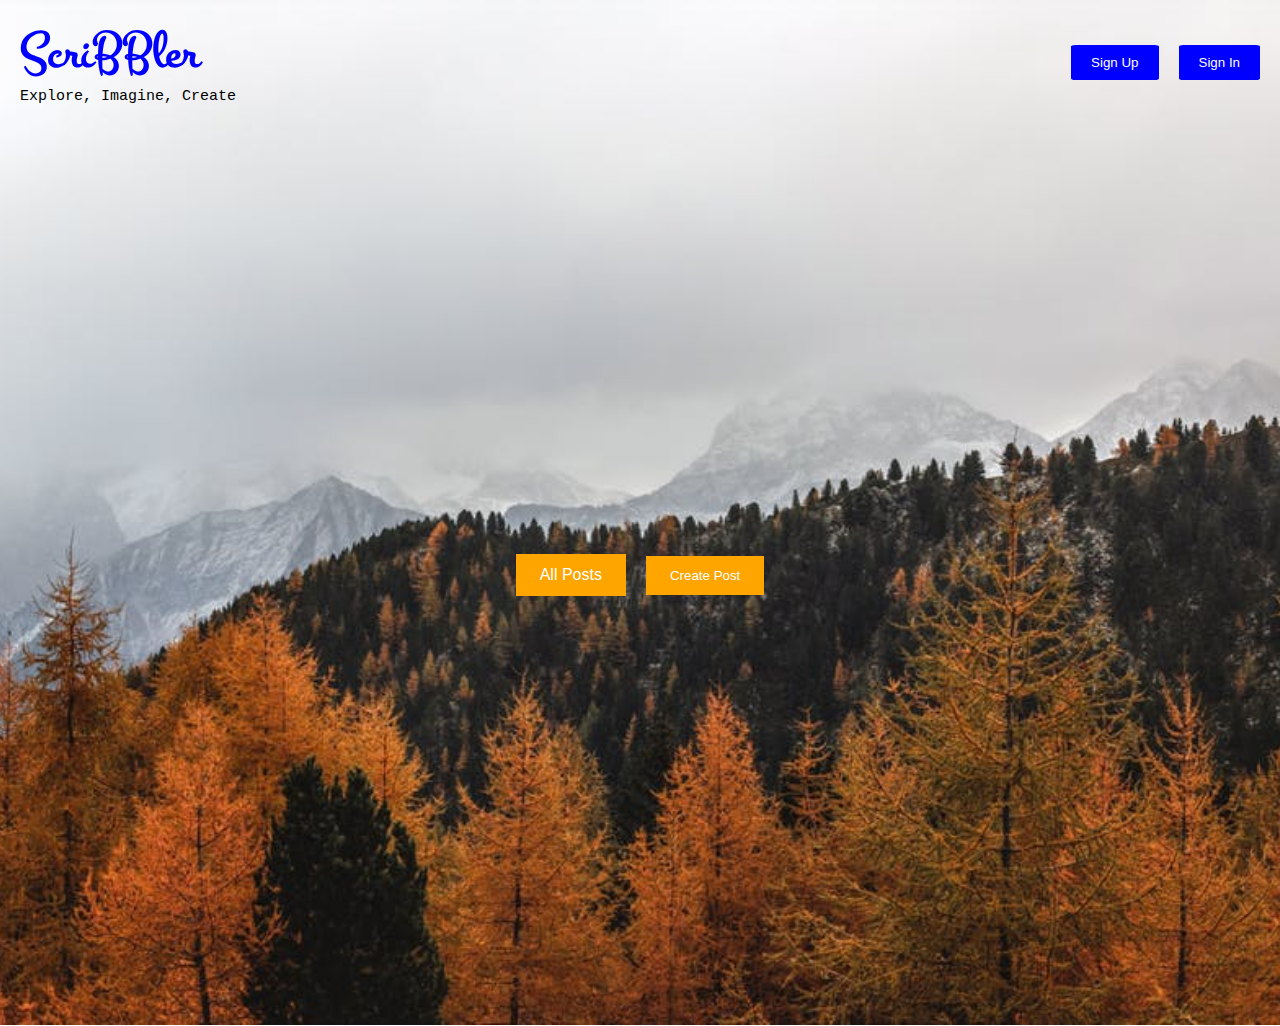
<file: index.html>
<!DOCTYPE html>
<html lang="en">
  <head>
    <meta charset="UTF-8" />
    <title>ScriBBler</title>
    <link
      href="https://fonts.googleapis.com/css?family=Montez&display=swap"
      rel="stylesheet"
    />
    <link rel="stylesheet" href="./styles/common.css" />
    <link rel="stylesheet" href="styles/index.css" />
    <link
      rel="stylesheet"
      href="https://cdnjs.cloudflare.com/ajax/libs/font-awesome/4.7.0/css/font-awesome.min.css"
    />
  </head>
  <body>
    <div class="header-container">
      <header>
        <div class="logo">
          <h1 class="main-logo">ScriBBler</h1>
          <p class="subheading">Explore, Imagine, Create</p>
        </div>
        <div class="buttons">
          <button id="signUpBtn">Sign Up</button>
          <button id="signInBtn">Sign In</button>
        </div>
      </header>
      <!-- The Sign Up Modal -->
      <div id="signUpModal" class="modal">
        <<!-- Modal content -->
        <div class="modal-content">
          <span class="close"
            ><i class="fa fa-times" aria-hidden="true"></i
          ></span>
          <h2>Get Started</h2>
          <hr />
          <form id="signUpForm">
            <label for="name">Name</label>
            <input
              type="text"
              id="name"
              placeholder="Enter your name"
              required
            />
            <label for="username">Username</label>
            <input
              type="text"
              id="username"
              placeholder="Enter your username"
              required
            />
            <label for="password">Password</label>
            <input
              type="password"
              id="password"
              placeholder="Enter your password"
              required
            />
            <label for="confirmPassword">Confirm Password</label>
            <input
              type="password"
              id="confirmPassword"
              placeholder="Re-enter your password"
              required
            />
            <button type="submit" class="signUpBtn">Sign Up</button>
          </form>
        </div>
      </div>

      <!-- The Sign In Modal -->
      <div id="signInModal" class="modal">
        <!-- Modal content -->
        <div class="modal-content">
          <span class="close"
            ><i class="fa fa-times" aria-hidden="true"></i
          ></span>
          <h2>Welcome Back!</h2>
          <hr />
          <form id="signInForm">
            <label for="username">Username</label>
            <input
              type="text"
              id="username"
              placeholder="Enter your username"
              required
            />
            <label for="password">Password</label>
            <input
              type="password"
              id="password"
              placeholder="Enter your password"
              required
            />
            <button type="submit" class="signInBtn">Sign In</button>
            <p>Not a member? <a href="#" id="signUpLink">Sign Up</a></p>
          </form>
        </div>
      </div>
    </div>

    <div class="main-section">
      <button class="main-btn" id="allPostsBtn">
        <a href="./html/postslist.html" target="_blank">All Posts</a>
      </button>
      <button class="main-btn" id="createPostBtn">Create Post</button>
      <div id="createPostModal" class="modal">
        <!-- Modal content -->
        <div class="modal-content create-post">
          <span class="close"
            ><i class="fa fa-times" aria-hidden="true"></i
          ></span>
          <h2>Pen Your Post</h2>
          <hr />
          <form id="createPostForm">
            <label for="postTitle">Title</label>
            <input
              type="text"
              id="postTitle"
              placeholder="Enter title of your post"
              required
            />
            <label for="postContent">Contents</label>
            <textarea
              id="postContent"
              placeholder="Enter the contents of your post"
              required
            ></textarea>
            <button type="submit" class="createBtn">Create</button>
          </form>
        </div>
      </div>
    </div>

    <script src="scripts/index.js"></script>
    <script src="scripts/common.js"></script>
  </body>
</html>
</file>
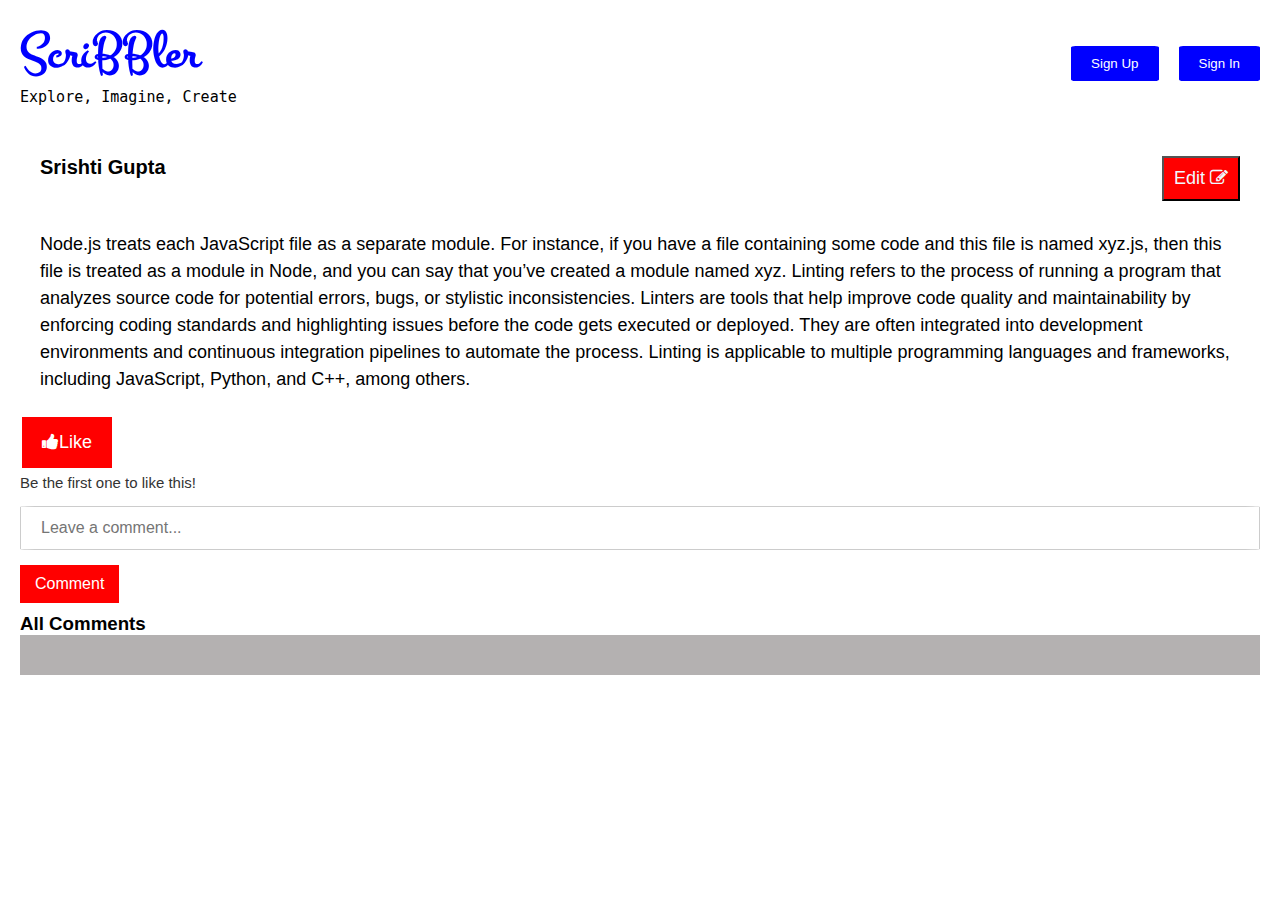
<file: html/post.html>
<!DOCTYPE html>
<html lang="en">
  <head>
    <meta charset="UTF-8" />
    <title>ScriBBler</title>
    <link
      href="https://fonts.googleapis.com/css?family=Montez&display=swap"
      rel="stylesheet"
    />
    <link rel="stylesheet" href="../styles/post.css" />
    <link rel="stylesheet" href="../styles/common.css" />
    <link
      rel="stylesheet"
      href="https://cdnjs.cloudflare.com/ajax/libs/font-awesome/4.7.0/css/font-awesome.min.css"
    />
  </head>
  <body>
    <div class="header-container">
      <header>
        <div class="logo">
          <h1 class="main-logo">ScriBBler</h1>
          <p class="subheading">Explore, Imagine, Create</p>
        </div>
        <div class="buttons">
          <button id="signUpBtn">Sign Up</button>
          <button id="signInBtn">Sign In</button>
        </div>
      </header>
      <!-- The Sign Up Modal -->
      <div id="signUpModal" class="modal">
        <<!-- Modal content -->
        <div class="modal-content">
          <span class="close"
            ><i class="fa fa-times" aria-hidden="true"></i
          ></span>
          <h2>Get Started</h2>
          <hr />
          <form id="signUpForm">
            <label for="name">Name</label>
            <input
              type="text"
              id="name"
              placeholder="Enter your name"
              required
            />
            <label for="username">Username</label>
            <input
              type="text"
              id="username"
              placeholder="Enter your username"
              required
            />
            <label for="password">Password</label>
            <input
              type="password"
              id="password"
              placeholder="Enter your password"
              required
            />
            <label for="confirmPassword">Confirm Password</label>
            <input
              type="password"
              id="confirmPassword"
              placeholder="Re-enter your password"
              required
            />
            <button type="submit" class="signUpBtn">Sign Up</button>
          </form>
        </div>
      </div>

      <!-- The Sign In Modal -->
      <div id="signInModal" class="modal">
        <!-- Modal content -->
        <div class="modal-content">
          <span class="close"
            ><i class="fa fa-times" aria-hidden="true"></i
          ></span>
          <h2>Welcome Back!</h2>
          <hr />
          <form id="signInForm">
            <label for="username">Username</label>
            <input
              type="text"
              id="username"
              placeholder="Enter your username"
              required
            />
            <label for="password">Password</label>
            <input
              type="password"
              id="password"
              placeholder="Enter your password"
              required
            />
            <button type="submit" class="signInBtn">Sign In</button>
            <p>Not a member? <a href="#" id="signUpLink">Sign Up</a></p>
          </form>
        </div>
      </div>
    </div>

    <div class="post">
      <h2 class="post-title" contenteditable="false"></h2>
      <div class="post-header">
        <span class="post-author">Srishti Gupta</span>
        <button class="edit-save-btn">Edit <i class="fa fa-edit"></i></button>
      </div>
      <p class="post-text" contenteditable="false">
        Node.js treats each JavaScript file as a separate module. For instance,
        if you have a file containing some code and this file is named xyz.js,
        then this file is treated as a module in Node, and you can say that
        you’ve created a module named xyz. Linting refers to the process of
        running a program that analyzes source code for potential errors, bugs,
        or stylistic inconsistencies. Linters are tools that help improve code
        quality and maintainability by enforcing coding standards and
        highlighting issues before the code gets executed or deployed. They are
        often integrated into development environments and continuous
        integration pipelines to automate the process. Linting is applicable to
        multiple programming languages and frameworks, including JavaScript,
        Python, and C++, among others.
      </p>

      <button class="like-btn"><i class="fa fa-thumbs-up"></i>Like</button>
      <p class="like-info">Be the first one to like this!</p>

      <input
        type="text"
        class="comment-input"
        placeholder="Leave a comment..."
      />
      <button class="comment-btn">Comment</button>
      <h3>All Comments</h3>
      <div class="comments-section"></div>
    </div>

    <script src="../scripts/post.js"></script>
    <script src="../scripts/common.js"></script>
  </body>
</html>
</file>
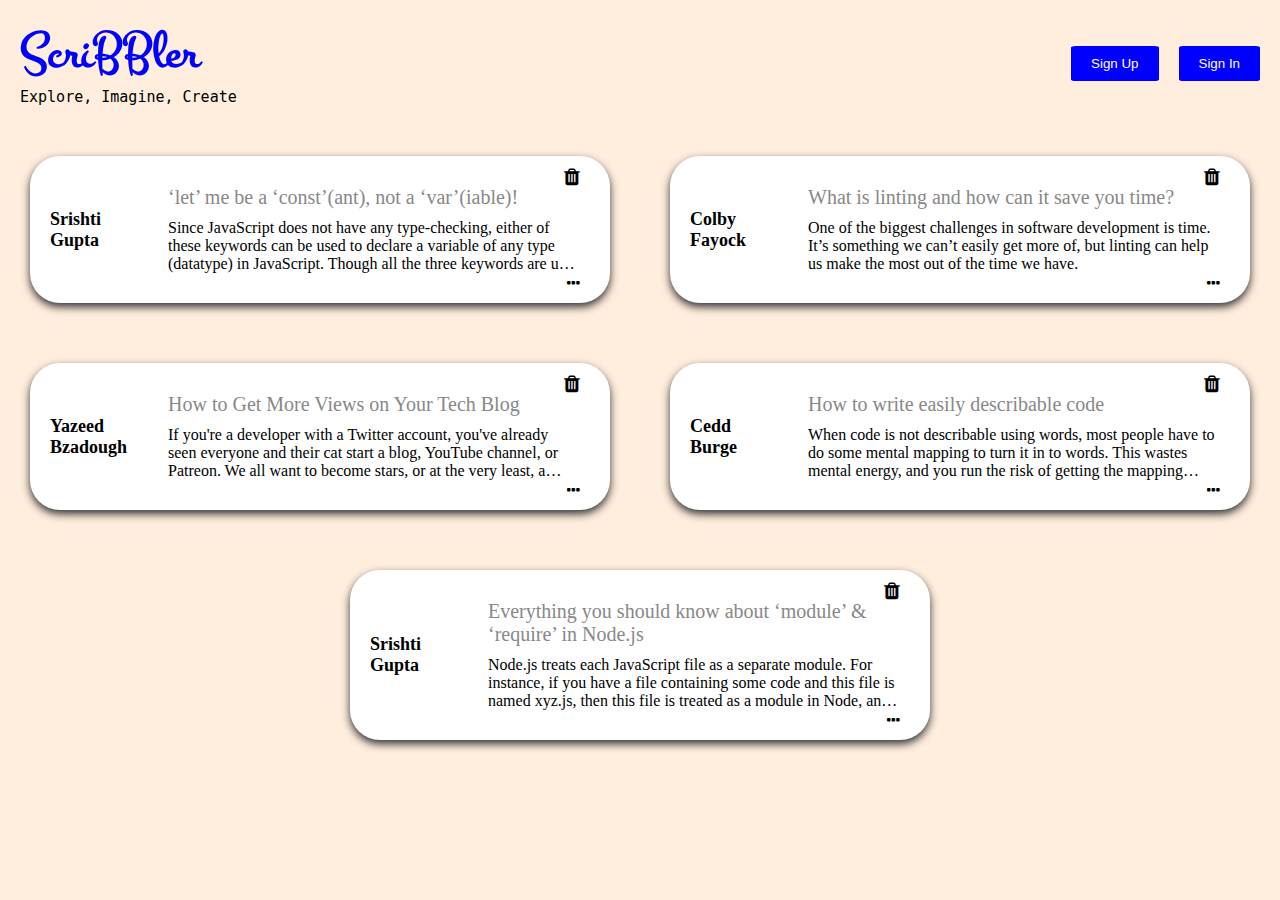
<file: html/postslist.html>
<!DOCTYPE html>
<html>
  <head>
    <!-- TODO: Include Font Awesome file here -->
    <!-- TODO: Include Google Fonts file here -->
    <meta charset="UTF-8" />
    <title>ScriBBler</title>
    <link
      href="https://fonts.googleapis.com/css?family=Montez&display=swap"
      rel="stylesheet"
    />
    <link rel="stylesheet" href="../styles/common.css" />
    <link rel="stylesheet" href="../styles/postslist.css" />
    <link
      rel="stylesheet"
      href="https://cdnjs.cloudflare.com/ajax/libs/font-awesome/4.7.0/css/font-awesome.min.css"
    />
  </head>

  <body style="background-color: #ffeedd">
    <!-- TODO: Include code for header here -->
    <header>
      <div class="logo">
        <h1 class="main-logo">ScriBBler</h1>
        <p class="subheading">Explore, Imagine, Create</p>
      </div>
      <div class="buttons">
        <button id="signUpBtn">Sign Up</button>
        <button id="signInBtn">Sign In</button>
      </div>
    </header>
    <!-- The Sign Up Modal -->
    <div id="signUpModal" class="modal">
      <<!-- Modal content -->
      <div class="modal-content">
        <span class="close"
          ><i class="fa fa-times" aria-hidden="true"></i
        ></span>
        <h2>Get Started</h2>
        <hr />
        <form id="signUpForm">
          <label for="name">Name</label>
          <input type="text" id="name" placeholder="Enter your name" required />
          <label for="username">Username</label>
          <input
            type="text"
            id="username"
            placeholder="Enter your username"
            required
          />
          <label for="password">Password</label>
          <input
            type="password"
            id="password"
            placeholder="Enter your password"
            required
          />
          <label for="confirmPassword">Confirm Password</label>
          <input
            type="password"
            id="confirmPassword"
            placeholder="Re-enter your password"
            required
          />
          <button type="submit" class="signUpBtn">Sign Up</button>
        </form>
      </div>
    </div>

    <!-- The Sign In Modal -->
    <div id="signInModal" class="modal">
      <!-- Modal content -->
      <div class="modal-content">
        <span class="close"
          ><i class="fa fa-times" aria-hidden="true"></i
        ></span>
        <h2>Welcome Back!</h2>
        <hr />
        <form id="signInForm">
          <label for="username">Username</label>
          <input
            type="text"
            id="username"
            placeholder="Enter your username"
            required
          />
          <label for="password">Password</label>
          <input
            type="password"
            id="password"
            placeholder="Enter your password"
            required
          />
          <button type="submit" class="signInBtn">Sign In</button>
          <p>Not a member? <a href="#" id="signUpLink">Sign Up</a></p>
        </form>
      </div>
    </div>

    <!-- ATTENTION: The HTML code for the list of posts has been given to you. You can feel free to add/delete/modify this code. You need to write the proper CSS and JavaScript code corresponding to this page so that the result looks like the screenshots given to you in the Project Statement. -->

    <!-- list of all posts starts here -->
    <div class="all-posts-container">
      <!-- post 1 starts here -->
      <div id="post-1" class="post">
        <div class="post-left">
          <p class="post-username">Srishti Gupta</p>
        </div>

        <div class="post-right">
          <div class="post-right-header">
            <p class="post-title">
              ‘let’ me be a ‘const’(ant), not a ‘var’(iable)!
            </p>
            <span onclick="viewDeletePostModal('post-1')" class="delete-btn">
              <!-- TODO: Include Font Awesome icon for delete icon here -->
              <i class="fa fa-trash" aria-hidden="true"></i>
            </span>
          </div>
          <p class="post-desc">
            Since JavaScript does not have any type-checking, either of these
            keywords can be used to declare a variable of any type (datatype) in
            JavaScript. Though all the three keywords are used for the same
            purpose, they are different.
          </p>
          <span onclick="viewFullPost()" class="post-more">
            <!-- TODO: Include Font Awesome icon for horizontal ellipsis icon here -->
            <i class="fa fa-ellipsis-h" aria-hidden="true"></i>
          </span>
        </div>
      </div>
      <!-- post 1 ends here -->

      <!-- post 2 starts here -->
      <div id="post-2" class="post">
        <div class="post-left">
          <p class="post-username">Colby Fayock</p>
        </div>

        <div class="post-right">
          <div class="post-right-header">
            <p class="post-title">
              What is linting and how can it save you time?
            </p>
            <span onclick="viewDeletePostModal('post-2')" class="delete-btn">
              <i class="fa fa-trash" aria-hidden="true"></i>
            </span>
          </div>
          <p class="post-desc">
            One of the biggest challenges in software development is time. It’s
            something we can’t easily get more of, but linting can help us make
            the most out of the time we have.
          </p>
          <span onclick="viewFullPost()" class="post-more">
            <i class="fa fa-ellipsis-h" aria-hidden="true"></i>
          </span>
        </div>
      </div>
      <!-- post 2 ends here -->

      <!-- post 3 starts here -->
      <div id="post-3" class="post">
        <div class="post-left">
          <p class="post-username">Yazeed Bzadough</p>
        </div>

        <div class="post-right">
          <div class="post-right-header">
            <p class="post-title">How to Get More Views on Your Tech Blog</p>
            <span onclick="viewDeletePostModal('post-3')" class="delete-btn">
              <i class="fa fa-trash" aria-hidden="true"></i>
            </span>
          </div>
          <p class="post-desc">
            If you're a developer with a Twitter account, you've already seen
            everyone and their cat start a blog, YouTube channel, or Patreon. We
            all want to become stars, or at the very least, a recognizable name
            in the industry.
          </p>
          <span onclick="viewFullPost('post-3')" class="post-more">
            <i class="fa fa-ellipsis-h" aria-hidden="true"></i>
          </span>
        </div>
      </div>
      <!-- post 3 ends here -->

      <!-- post 4 starts here -->
      <div id="post-4" class="post">
        <div class="post-left">
          <p class="post-username">Cedd Burge</p>
        </div>

        <div class="post-right">
          <div class="post-right-header">
            <p class="post-title">How to write easily describable code</p>
            <span onclick="viewDeletePostModal('post-4')" class="delete-btn">
              <i class="fa fa-trash" aria-hidden="true"></i>
            </span>
          </div>
          <p class="post-desc">
            When code is not describable using words, most people have to do
            some mental mapping to turn it in to words. This wastes mental
            energy, and you run the risk of getting the mapping wrong. Different
            people will map to different words, which leads to confusion when
            discussing the code.
          </p>
          <span onclick="viewFullPost('post-4')" class="post-more">
            <i class="fa fa-ellipsis-h" aria-hidden="true"></i>
          </span>
        </div>
      </div>
      <!-- post 4 ends here -->

      <!-- post 5 starts here -->
      <div id="post-5" class="post">
        <div class="post-left">
          <p class="post-username">Srishti Gupta</p>
        </div>

        <div class="post-right">
          <div class="post-right-header">
            <p class="post-title">
              Everything you should know about ‘module’ & ‘require’ in Node.js
            </p>
            <span onclick="viewDeletePostModal('post-5')" class="delete-btn">
              <i class="fa fa-trash" aria-hidden="true"></i>
            </span>
          </div>
          <p class="post-desc">
            Node.js treats each JavaScript file as a separate module. For
            instance, if you have a file containing some code and this file is
            named xyz.js, then this file is treated as a module in Node, and you
            can say that you’ve created a module named xyz.
          </p>
          <span onclick="viewFullPost('post-5')" class="post-more">
            <i class="fa fa-ellipsis-h" aria-hidden="true"></i>
          </span>
        </div>
      </div>
      <!-- post 5 ends here -->

      <!-- TODO: Write code for delete post modal here -->
      <!-- Delete Confirmation Modal -->
      <div id="deleteModal" class="modal">
        <div class="modal-content">
          <h2>Are you sure you want to delete this post?</h2>
          <div id="delete-buttons">
            <button id="yesBtn" class="yes-btn">Yes</button>
            <button id="noBtn" class="no-btn">No</button>
          </div>
        </div>
      </div>
    </div>
    <!-- list of all posts ends here -->
    <script src="../scripts/postslist.js"></script>
    <script src="../scripts/common.js"></script>
  </body>
</html>
</file>
<file: styles/common.css>
header {
  display: flex;
  justify-content: space-between;
  align-items: center;
  width: 100%;
  padding: 10px;
}

h2 {
  color: rgba(0, 0, 0, 0.495);
}
.logo {
  font-family: "Montez", cursive;
  font-size: 26px;
  padding: 10px;
}
.main-logo {
  color: blue;
}

.subheading {
  font-family: "Ubuntu Mono", monospace;
  font-size: 15px;
}

.buttons {
  display: flex;
  justify-content: flex-end;
  align-items: center;
  padding-right: 10px;
  width: 25%;
}

#signInBtn,
#signUpBtn {
  background-color: blue;
  color: white;
  border-radius: 5%;
  padding: 10px 20px;
  margin-left: 20px;
  border: none;
  cursor: pointer;
}

.modal {
  display: none; /* Hidden by default */
  position: fixed; /* Stay in place */
  z-index: 1; /* Sit on top */
  left: 0;
  top: 0;
  width: 100%; /* Full width */
  height: 100%; /* Full height */
  overflow: auto; /* Enable scroll if needed */
  background-color: rgb(0, 0, 0); /* Fallback color */
  background-color: rgba(0, 0, 0, 0.4); /* Black w/ opacity */
}

.modal-content {
  position: fixed;
  top: 50%;
  left: 50%;
  transform: translate(-50%, -50%);
  background-color: #fefefe;
  padding: 20px;
  border: 1px solid #888;
  width: 400px;
  max-width: 100%; /* Could be more or less, depending on screen size */
}

hr {
  border: none;
  border-top: 2px solid #3333335c;
  width: 100%;
  margin: 0 auto 10px auto;
}

.modal-content label {
  font-size: 20px;
}

#signInModal p,
#signInModal a {
  font-size: 18px;
  text-align: center;
  text-decoration: none;
  font-weight: bold;
  margin-top: 10px;
}

input[type="text"],
input[type="password"] {
  width: 100%;
  padding: 12px 20px;
  margin: 5px 0 15px 0;
  display: inline-block;
  border: 1px solid #ccc;
  box-sizing: border-box;
  border-radius: 2%;
  font-family: Arial, sans-serif; /* Change as needed */
  font-size: 16px; /* Change as needed */
}

.signUpBtn,
.signInBtn {
  background-color: rgb(39, 189, 39);
  color: white;
  padding: 14px 20px;
  margin: 8px 0;
  border: none;
  cursor: pointer;
  width: 100%;
  font-size: large;
}

.signUpBtn:hover,
.signInBtn:hover {
  opacity: 0.8;
}

#signUpLink {
  color: blue;
}

.close {
  color: #aaa;
  float: right;
  font-size: 28px;
  font-weight: bold;
}

.close:hover,
.close:focus {
  color: black;
  text-decoration: none;
  cursor: pointer;
}
</file>
<file: styles/index.css>
/* CSS for the header section */

* {
  margin: 0;
  padding: 0;
  box-sizing: border-box;
}

body {
  background-image: url("../images/background.jpg");
  background-size: cover;
  background-position: center;
}



/* CSS for the main section */
.main-section {
  display: flex;
  justify-content: center;
  align-items: center;
  width: 100%;
  height: 100vh;
  text-decoration: none;
}

.main-btn {
  background-color: orange;
  color: white;
  padding: 12px 24px;
  margin: 0 10px;
  border: none;
  cursor: pointer;
  text-decoration: none;
}

.main-btn a {
  text-decoration: none;
  color: white;
  font-size: medium;
}



/* The CSS can be the same as for the "Sign Up" and "Sign In" modals */

.createBtn {
  display: block;
  background-color: rgb(39, 189, 39);
  color: white;
  padding: 14px 20px;
  margin: 10px auto;
  border: none;
  cursor: pointer;
  max-width: 30%;
  font-size: medium;
}

.createBtn:hover {
  opacity: 0.8;
}

textarea {
  display: block;
  width: 100%;
  height: 450px;
  padding: 12px 20px;
  box-sizing: border-box;
  border: 2px solid #ccc;
  border-radius: 4px;
  background-color: #f8f8f8;
  font-size: 16px;
  font-family: Arial, Helvetica, sans-serif;
  resize: none;
}

.modal-content.create-post {
  width: 80%;
}
</file>
<file: styles/post.css>
* {
  margin: 0;
  padding: 0;
  box-sizing: border-box;
}
body {
  font-family: Arial, sans-serif;
}

.post {
  clear: both;
  padding: 20px;
  margin-bottom: 20px;
}

.post-title {
  font-size: 25px;
  margin-bottom: 10px;
  text-align: center;
  color: black;
}

.post-header {
  margin-bottom: 20px;
  padding: 0 20px;
}

.post-author {
  float: left;
  font-size: 20px;
  font-weight: bold;
}

.edit-save-btn {
  float: right;
  font-size: large;
  background-color: red;
  padding: 10px;
  color: aliceblue;
  margin-bottom: 10px;
}

.post-text {
  clear: both;
  padding: 20px;
  font-size: large;
  line-height: 1.5;
}

.like-btn {
  background-color: red; /* Green */
  border: none;
  color: white;
  padding: 15px 20px;
  text-align: center;
  text-decoration: none;
  display: inline-block;
  font-size: large;
  margin: 4px 2px;
  cursor: pointer;
}

.like-btn:hover {
  background-color: #555;
}

.like-btn:active {
  background-color: #555;
  box-shadow: 5px #666;
  transform: translateY(4px);
  filter: drop-shadow(5px 5px 1px rgba(0, 0, 0, 0.25));
}

.like-info {
  font-size: 15px;
  color: #333;
  margin-top: 2px;
  margin-bottom: 10px;
}

.comment-input {
  width: 100%;
  padding: 12px 20px;
  margin: 8px 0 0 0;
  box-sizing: border-box;
}

.comment-btn {
  background-color: red; /* Green */
  border: none;
  color: white;
  padding: 10px 15px;
  text-align: center;
  text-decoration: none;
  display: inline-block;
  font-size: medium;
  margin-bottom: 10px;
  cursor: pointer;
}

.comment-btn:hover {
  background-color: #555;
}

.comment-btn:active {
  background-color: #555;
  box-shadow: 5px #666;
  transform: translateY(4px);
  filter: drop-shadow(5px 5px 1px rgba(0, 0, 0, 0.25));
}

.comments-section {
  background-color: rgba(168, 165, 165, 0.867);
  padding: 20px;
}

.comment {
  background-color: white;
  margin: 10px 0;
  padding: 12px;
}
</file>
<file: styles/postslist.css>
* {
  margin: 0;
  padding: 0;
  box-sizing: border-box;
}

body {
  background-color: #ffeedd;
}

header {
  display: flex;
  justify-content: space-between;
  align-items: center;
  width: 100%;
  padding: 10px;
}

h2 {
  color: rgba(0, 0, 0, 0.495);
}
.logo {
  font-family: "Montez", cursive;
  font-size: 26px;
  padding: 10px;
}
.main-logo {
  color: blue;
}

.subheading {
  font-family: "Ubuntu Mono", monospace;
  font-size: 15px;
}

.buttons {
  display: flex;
  justify-content: flex-end;
  align-items: center;
  padding-right: 10px;
  width: 25%;
}

#signInBtn,
#signUpBtn {
  background-color: blue;
  color: white;
  border-radius: 5%;
  padding: 10px 20px;
  margin-left: 20px;
  border: none;
  cursor: pointer;
}

.modal {
  display: none; /* Hidden by default */
  position: fixed; /* Stay in place */
  z-index: 1; /* Sit on top */
  left: 0;
  top: 0;
  width: 100%; /* Full width */
  height: 100%; /* Full height */
  overflow: auto; /* Enable scroll if needed */
  background-color: rgb(0, 0, 0); /* Fallback color */
  background-color: rgba(0, 0, 0, 0.4); /* Black w/ opacity */
}

.modal-content {
  position: fixed;
  top: 50%;
  left: 50%;
  transform: translate(-50%, -50%);
  background-color: #fefefe;
  padding: 20px;
  border: 1px solid #888;
  width: 400px;
  max-width: 100%; /* Could be more or less, depending on screen size */
}

hr {
  border: none;
  border-top: 2px solid #3333335c;
  width: 100%;
  margin: 0 auto 10px auto;
}

.modal-content label {
  font-size: 20px;
}

#signInModal p,
#signInModal a {
  font-size: 18px;
  text-align: center;
  text-decoration: none;
  font-weight: bold;
  margin-top: 10px;
}

input[type="text"],
input[type="password"] {
  width: 100%;
  padding: 12px 20px;
  margin: 5px 0 15px 0;
  display: inline-block;
  border: 1px solid #ccc;
  box-sizing: border-box;
  border-radius: 2%;
  font-family: Arial, sans-serif; /* Change as needed */
  font-size: 16px; /* Change as needed */
}

.signUpBtn,
.signInBtn {
  background-color: rgb(39, 189, 39);
  color: white;
  padding: 14px 20px;
  margin: 8px 0;
  border: none;
  cursor: pointer;
  width: 100%;
  font-size: large;
}

.signUpBtn:hover,
.signInBtn:hover {
  opacity: 0.8;
}

#signUpLink {
  color: blue;
}

.close {
  color: #aaa;
  float: right;
  font-size: 28px;
  font-weight: bold;
}

.close:hover,
.close:focus {
  color: black;
  text-decoration: none;
  cursor: pointer;
}

/* CSS FOR POST CARDS */
/* Container holding the posts */
.all-posts-container {
  display: flex;
  flex-wrap: wrap;
  justify-content: center;
}

/* a) Each post is displayed in the form of a card */
.post {
  display: flex;
  flex: 0 calc(50% - 60px);
  background-color: #fff;
  margin: 30px;
  position: relative;
  padding: 20px;
  border-radius: 5px;
  box-sizing: border-box;
  box-shadow: 0 4px 8px 0 #333333;
  transition: 0.3s;
  border-radius: 30px;
  width: 100%;
}

/* b) When a user hovers on the post (displayed in the form of a card), a box-shadow appears */
.post:hover {
  box-shadow: 0 0 10px rgba(0, 0, 0, 0.1);
}

/* c) Each post will display the user's username towards the left. */
.post-left {
  display: flex;
  align-items: center;
  width: 20%;
  padding-right: 20px;
  box-sizing: border-box;
}

.post-username {
  font-weight: bold;
  font-size: large;
}

/* d) Towards the right of the username, you need to display the post's heading. Below the post's heading, you need to display the initial text of the post up to three lines only. Remember that you must not display the entire text of the post on this page itself. */
.post-right {
  width: 80%;
  box-sizing: border-box;
  padding: 10px;
}

.post-title {
  font-size: 20px;
  margin-bottom: 10px;
  color: #888;
}

.post-desc {
  display: -webkit-box;
  -webkit-line-clamp: 3;
  -webkit-box-orient: vertical;
  overflow: hidden;
  text-overflow: ellipsis;
}

/* Position the more button to the bottom-right corner of the post */
.post-more {
  position: absolute;
  bottom: 10px;
  right: 10px;
  cursor: pointer;
  margin-right: 20px;
}

/* e) You need to add a "trash" icon towards the top-right of each post, as shown in the screenshot given above. You can use the FontAwesome icon 'trash' for this purpose. */
.delete-btn {
  position: absolute;
  top: 10px;
  right: 10px;
  cursor: pointer;
  font-size: 20px;
  margin-right: 20px;
}

/* When a user hovers on the delete button, the pointer should change to the cursor, as shown in the screenshot given below: */
.delete-btn:hover {
  color: red;
}
/* Modal Styles */
.modal {
  display: none;
  position: fixed;
  z-index: 1;
  left: 0;
  top: 0;
  width: 100%;
  height: 100%;
  overflow: auto;
  background-color: rgba(0, 0, 0, 0.4);
}

.modal-content {
  background-color: #fefefe;
  margin: auto;
  padding: 20px;
  border: 1px solid #888;
  width: 40%;
}
.modal-content h2 {
  text-align: center;
  margin-bottom: 20px;
}

#delete-buttons {
  display: flex;
  justify-content: space-between;
}
.yes-btn {
  background-color: green;
  color: white;
  border: none;
  padding: 10px 20px;
  cursor: pointer;
}

.no-btn {
  background-color: red;
  color: white;
  border: none;
  padding: 10px 20px;
  cursor: pointer;
}
</file>
